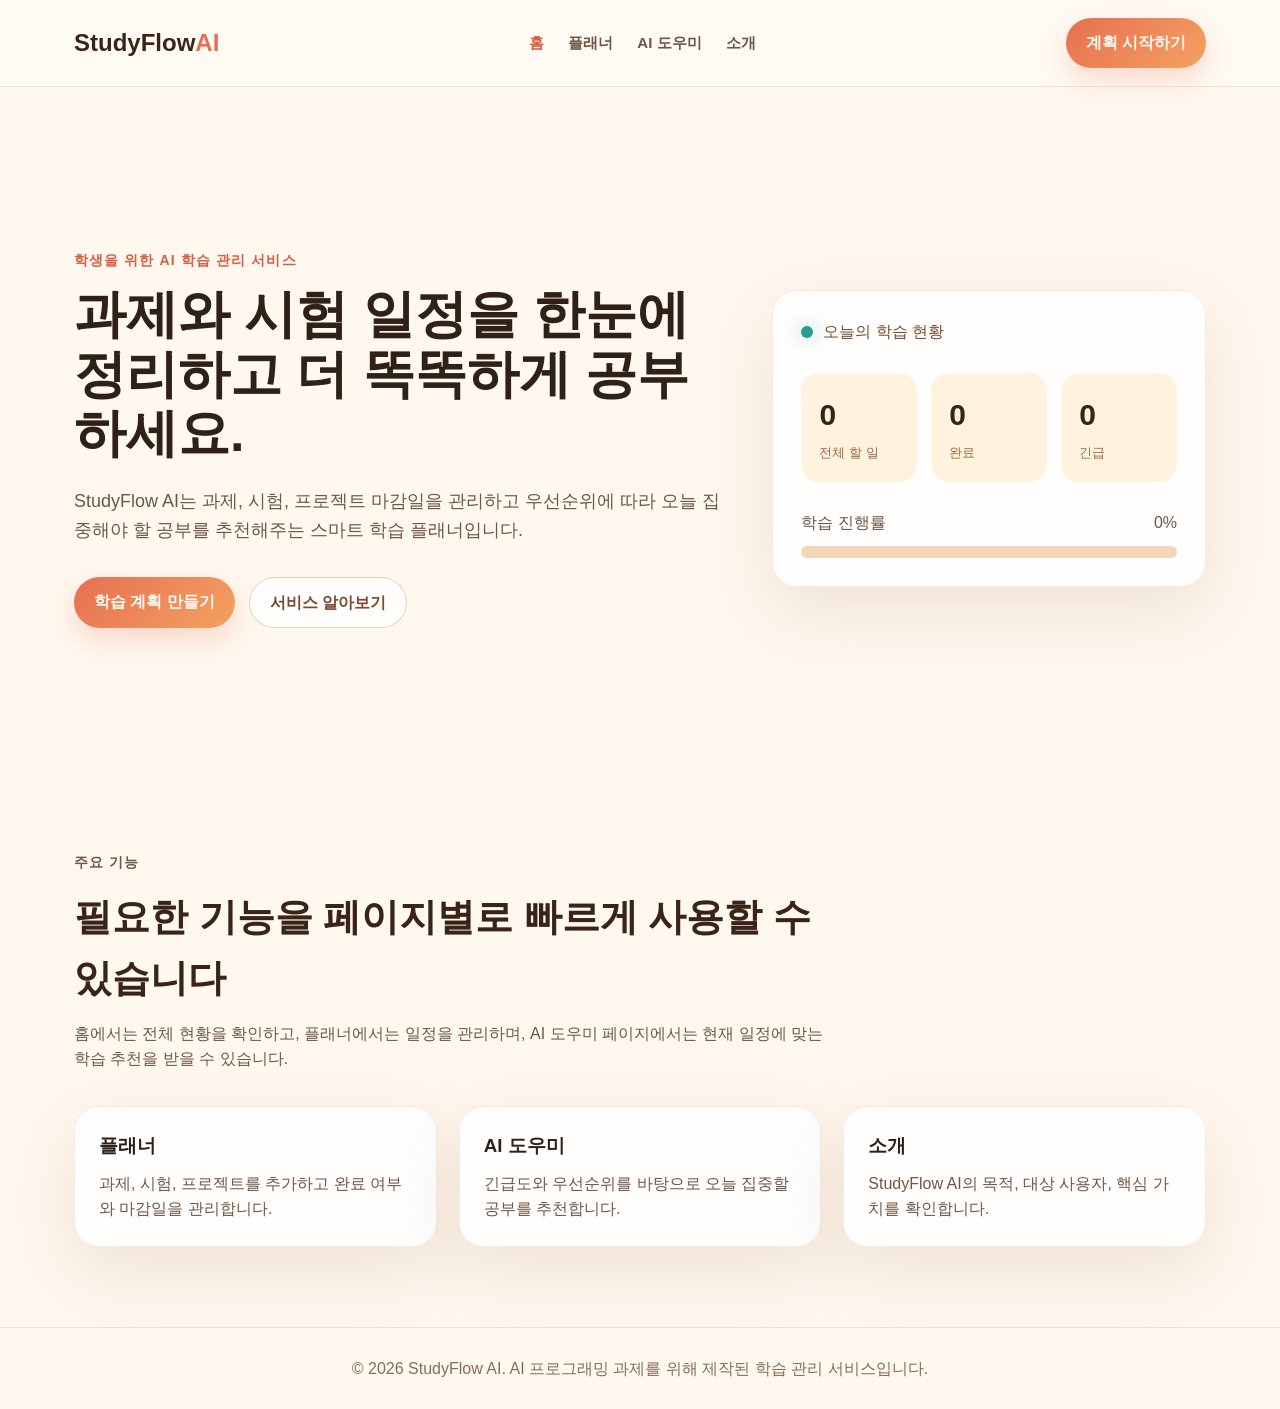
<file: index.html>
<!DOCTYPE html>
<html lang="ko">
<head>
  <meta charset="UTF-8" />
  <meta name="viewport" content="width=device-width, initial-scale=1.0" />
  <title>StudyFlow AI | 스마트 학습 플래너</title>
  <link rel="stylesheet" href="style.css?v=warm-20260607" />
</head>
<body>
  <header class="site-header">
    <nav class="navbar" aria-label="주요 메뉴">
      <a href="index.html" class="logo">StudyFlow<span>AI</span></a>

      <button class="menu-toggle" id="menuToggle" type="button" aria-label="메뉴 열기">☰</button>

      <ul class="nav-links" id="navLinks">
        <li><a href="index.html" class="active" aria-current="page">홈</a></li>
        <li><a href="planner.html">플래너</a></li>
        <li><a href="assistant.html">AI 도우미</a></li>
        <li><a href="about.html">소개</a></li>
      </ul>

      <a href="planner.html" class="nav-button">계획 시작하기</a>
    </nav>
  </header>

  <main>
    <section class="hero-section">
      <div class="hero-content">
        <p class="eyebrow">학생을 위한 AI 학습 관리 서비스</p>
        <h1>과제와 시험 일정을 한눈에 정리하고 더 똑똑하게 공부하세요.</h1>
        <p class="hero-description">
          StudyFlow AI는 과제, 시험, 프로젝트 마감일을 관리하고 우선순위에 따라
          오늘 집중해야 할 공부를 추천해주는 스마트 학습 플래너입니다.
        </p>

        <div class="hero-actions">
          <a href="planner.html" class="primary-button">학습 계획 만들기</a>
          <a href="about.html" class="secondary-button">서비스 알아보기</a>
        </div>
      </div>

      <aside class="hero-card" aria-label="오늘의 학습 현황">
        <div class="card-header">
          <span class="status-dot"></span>
          <span>오늘의 학습 현황</span>
        </div>

        <div class="overview-grid">
          <div>
            <strong id="heroTotalTasks">0</strong>
            <span>전체 할 일</span>
          </div>
          <div>
            <strong id="heroCompletedTasks">0</strong>
            <span>완료</span>
          </div>
          <div>
            <strong id="heroUrgentTasks">0</strong>
            <span>긴급</span>
          </div>
        </div>

        <div class="mini-progress">
          <div class="mini-progress-label">
            <span>학습 진행률</span>
            <span id="heroProgressText">0%</span>
          </div>
          <div class="progress-track">
            <div class="progress-fill" id="heroProgressFill"></div>
          </div>
        </div>
      </aside>
    </section>

    <section class="section">
      <div class="section-heading">
        <p class="eyebrow">주요 기능</p>
        <h2>필요한 기능을 페이지별로 빠르게 사용할 수 있습니다</h2>
        <p>
          홈에서는 전체 현황을 확인하고, 플래너에서는 일정을 관리하며,
          AI 도우미 페이지에서는 현재 일정에 맞는 학습 추천을 받을 수 있습니다.
        </p>
      </div>

      <div class="tip-grid">
        <a class="tip-card" href="planner.html">
          <h3>플래너</h3>
          <p>과제, 시험, 프로젝트를 추가하고 완료 여부와 마감일을 관리합니다.</p>
        </a>
        <a class="tip-card" href="assistant.html">
          <h3>AI 도우미</h3>
          <p>긴급도와 우선순위를 바탕으로 오늘 집중할 공부를 추천합니다.</p>
        </a>
        <a class="tip-card" href="about.html">
          <h3>소개</h3>
          <p>StudyFlow AI의 목적, 대상 사용자, 핵심 가치를 확인합니다.</p>
        </a>
      </div>
    </section>
  </main>

  <footer class="site-footer">
    <p>© 2026 StudyFlow AI. AI 프로그래밍 과제를 위해 제작된 학습 관리 서비스입니다.</p>
  </footer>

  <script src="script.js"></script>
</body>
</html>
</file>
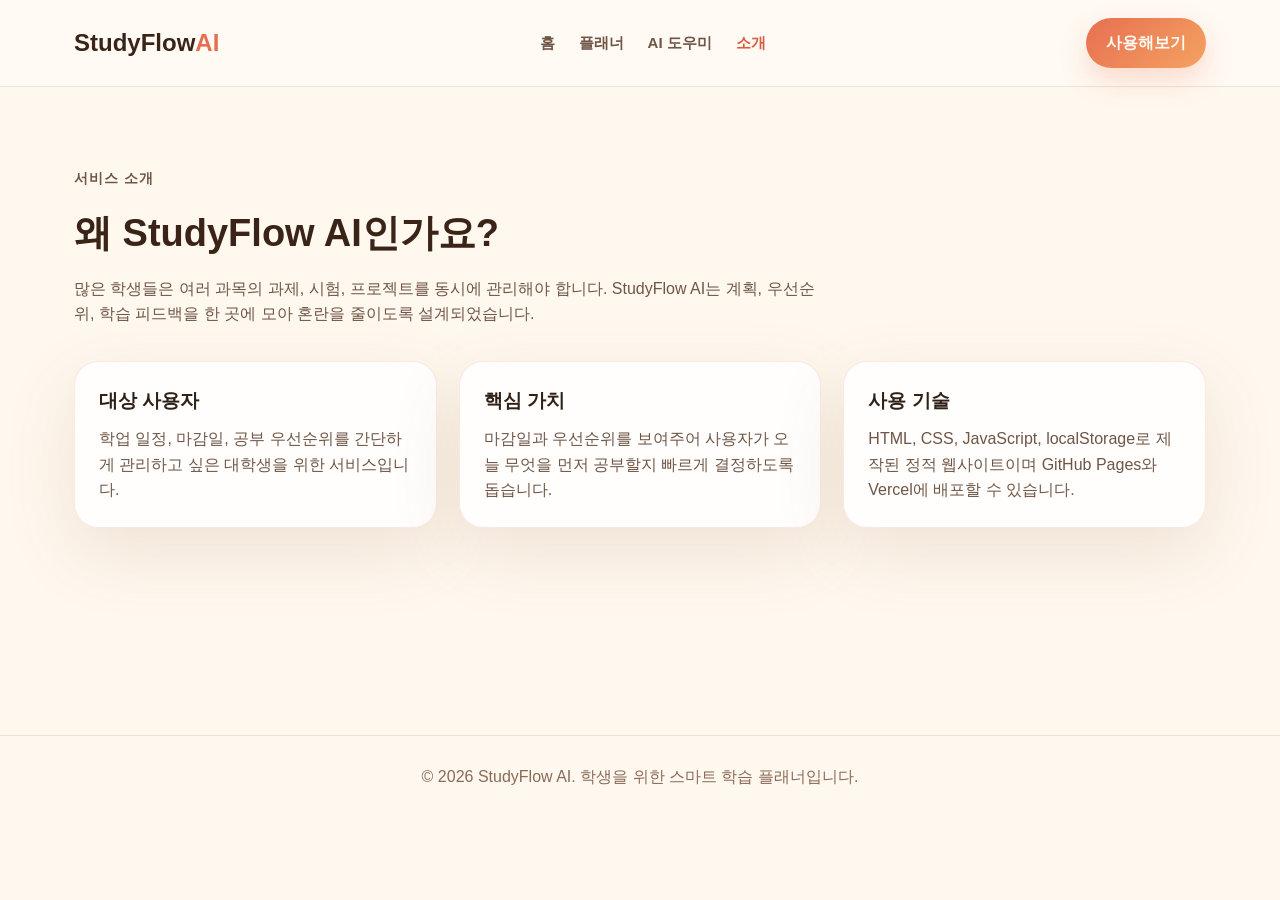
<file: about.html>
<!DOCTYPE html>
<html lang="ko">
<head>
  <meta charset="UTF-8" />
  <meta name="viewport" content="width=device-width, initial-scale=1.0" />
  <title>소개 | StudyFlow AI</title>
  <link rel="stylesheet" href="style.css?v=warm-20260607" />
</head>
<body>
  <header class="site-header">
    <nav class="navbar" aria-label="주요 메뉴">
      <a href="index.html" class="logo">StudyFlow<span>AI</span></a>

      <button class="menu-toggle" id="menuToggle" type="button" aria-label="메뉴 열기">☰</button>

      <ul class="nav-links" id="navLinks">
        <li><a href="index.html">홈</a></li>
        <li><a href="planner.html">플래너</a></li>
        <li><a href="assistant.html">AI 도우미</a></li>
        <li><a href="about.html" class="active" aria-current="page">소개</a></li>
      </ul>

      <a href="planner.html" class="nav-button">사용해보기</a>
    </nav>
  </header>

  <main>
    <section class="section about-section page-section">
      <div class="section-heading">
        <p class="eyebrow">서비스 소개</p>
        <h2>왜 StudyFlow AI인가요?</h2>
        <p>
          많은 학생들은 여러 과목의 과제, 시험, 프로젝트를 동시에 관리해야 합니다.
          StudyFlow AI는 계획, 우선순위, 학습 피드백을 한 곳에 모아 혼란을 줄이도록 설계되었습니다.
        </p>
      </div>

      <div class="about-grid">
        <div class="about-card">
          <h3>대상 사용자</h3>
          <p>학업 일정, 마감일, 공부 우선순위를 간단하게 관리하고 싶은 대학생을 위한 서비스입니다.</p>
        </div>
        <div class="about-card">
          <h3>핵심 가치</h3>
          <p>마감일과 우선순위를 보여주어 사용자가 오늘 무엇을 먼저 공부할지 빠르게 결정하도록 돕습니다.</p>
        </div>
        <div class="about-card">
          <h3>사용 기술</h3>
          <p>HTML, CSS, JavaScript, localStorage로 제작된 정적 웹사이트이며 GitHub Pages와 Vercel에 배포할 수 있습니다.</p>
        </div>
      </div>
    </section>
  </main>

  <footer class="site-footer">
    <p>© 2026 StudyFlow AI. 학생을 위한 스마트 학습 플래너입니다.</p>
  </footer>

  <script src="script.js"></script>
</body>
</html>
</file>
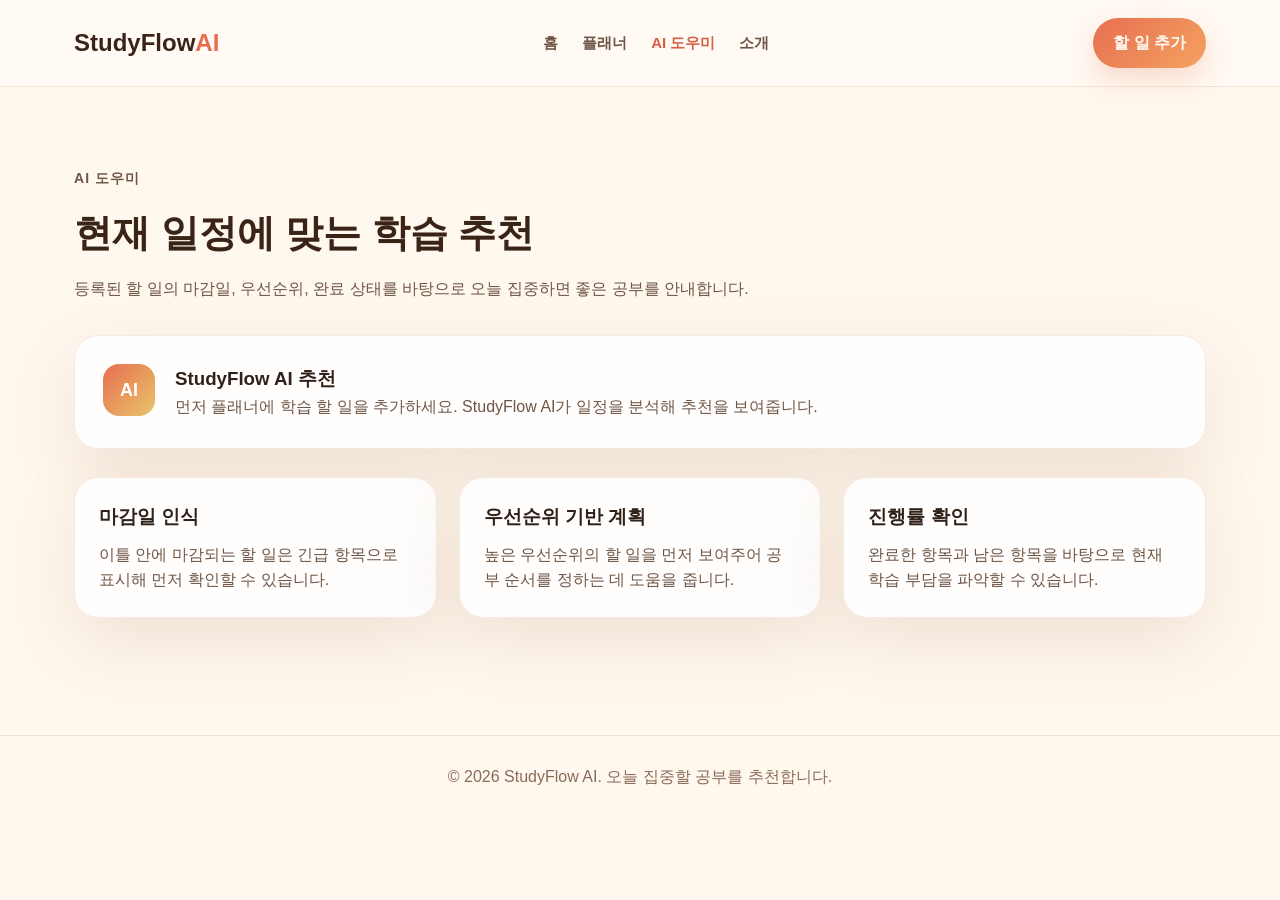
<file: assistant.html>
<!DOCTYPE html>
<html lang="ko">
<head>
  <meta charset="UTF-8" />
  <meta name="viewport" content="width=device-width, initial-scale=1.0" />
  <title>AI 도우미 | StudyFlow AI</title>
  <link rel="stylesheet" href="style.css?v=warm-20260607" />
</head>
<body>
  <header class="site-header">
    <nav class="navbar" aria-label="주요 메뉴">
      <a href="index.html" class="logo">StudyFlow<span>AI</span></a>

      <button class="menu-toggle" id="menuToggle" type="button" aria-label="메뉴 열기">☰</button>

      <ul class="nav-links" id="navLinks">
        <li><a href="index.html">홈</a></li>
        <li><a href="planner.html">플래너</a></li>
        <li><a href="assistant.html" class="active" aria-current="page">AI 도우미</a></li>
        <li><a href="about.html">소개</a></li>
      </ul>

      <a href="planner.html" class="nav-button">할 일 추가</a>
    </nav>
  </header>

  <main>
    <section class="section assistant-section page-section">
      <div class="section-heading">
        <p class="eyebrow">AI 도우미</p>
        <h2>현재 일정에 맞는 학습 추천</h2>
        <p>
          등록된 할 일의 마감일, 우선순위, 완료 상태를 바탕으로
          오늘 집중하면 좋은 공부를 안내합니다.
        </p>
      </div>

      <div class="assistant-card">
        <div class="assistant-icon" aria-hidden="true">AI</div>
        <div>
          <h3>StudyFlow AI 추천</h3>
          <p id="aiRecommendation">
            먼저 플래너에 학습 할 일을 추가하세요. StudyFlow AI가 일정을 분석해 추천을 보여줍니다.
          </p>
        </div>
      </div>

      <div class="tip-grid">
        <div class="tip-card">
          <h3>마감일 인식</h3>
          <p>이틀 안에 마감되는 할 일은 긴급 항목으로 표시해 먼저 확인할 수 있습니다.</p>
        </div>
        <div class="tip-card">
          <h3>우선순위 기반 계획</h3>
          <p>높은 우선순위의 할 일을 먼저 보여주어 공부 순서를 정하는 데 도움을 줍니다.</p>
        </div>
        <div class="tip-card">
          <h3>진행률 확인</h3>
          <p>완료한 항목과 남은 항목을 바탕으로 현재 학습 부담을 파악할 수 있습니다.</p>
        </div>
      </div>
    </section>
  </main>

  <footer class="site-footer">
    <p>© 2026 StudyFlow AI. 오늘 집중할 공부를 추천합니다.</p>
  </footer>

  <script src="script.js"></script>
</body>
</html>
</file>
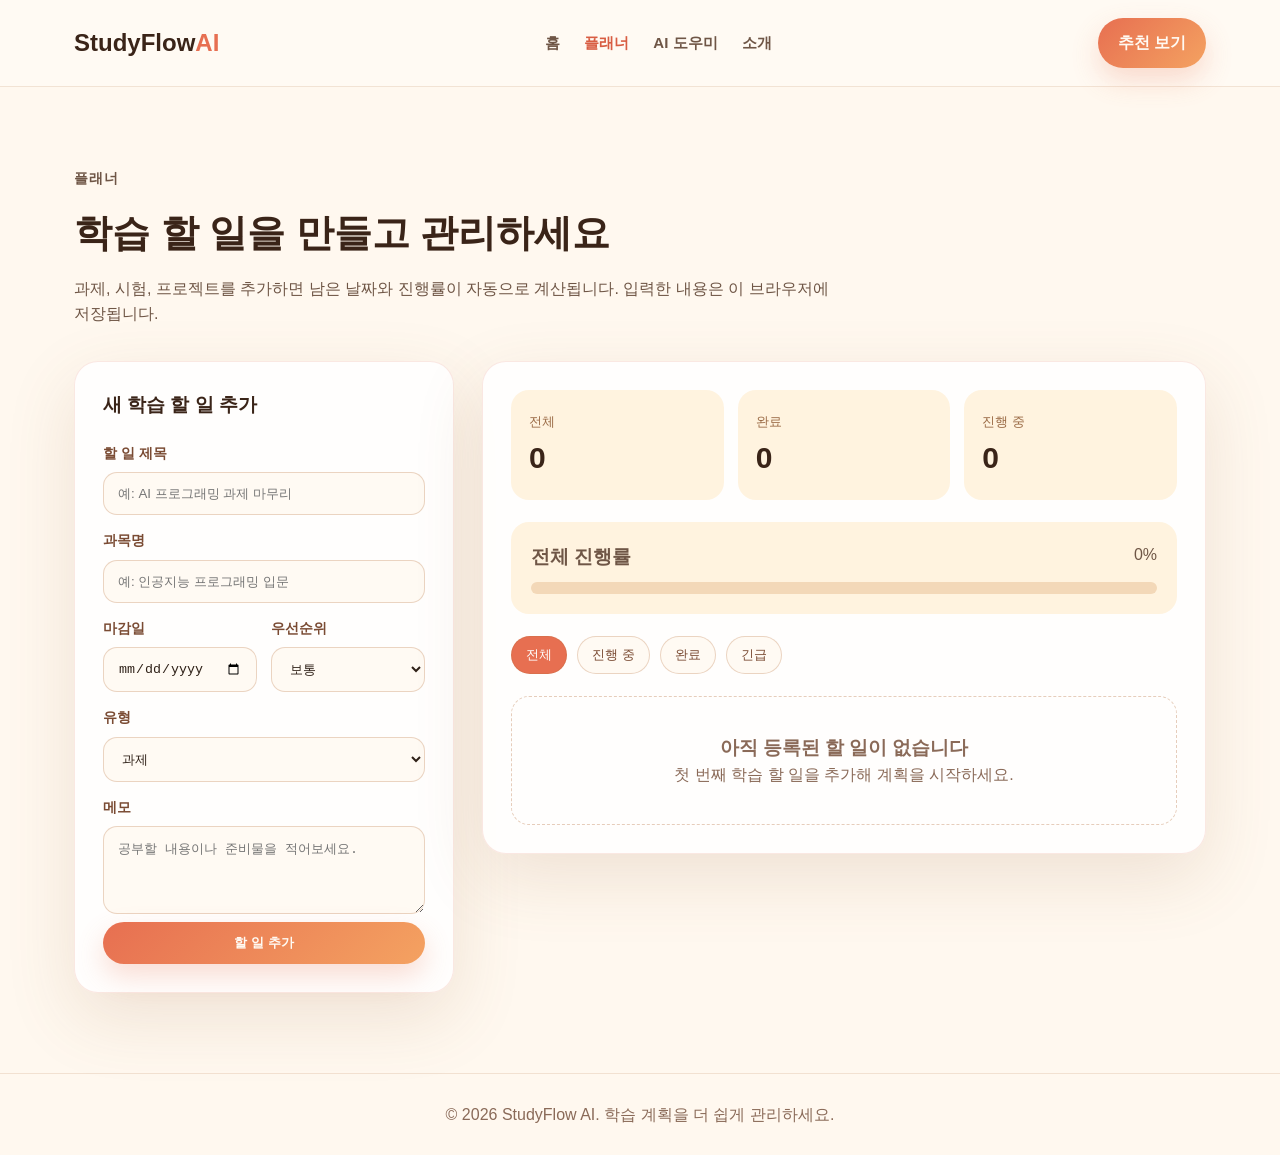
<file: planner.html>
<!DOCTYPE html>
<html lang="ko">
<head>
  <meta charset="UTF-8" />
  <meta name="viewport" content="width=device-width, initial-scale=1.0" />
  <title>플래너 | StudyFlow AI</title>
  <link rel="stylesheet" href="style.css?v=warm-20260607" />
</head>
<body>
  <header class="site-header">
    <nav class="navbar" aria-label="주요 메뉴">
      <a href="index.html" class="logo">StudyFlow<span>AI</span></a>

      <button class="menu-toggle" id="menuToggle" type="button" aria-label="메뉴 열기">☰</button>

      <ul class="nav-links" id="navLinks">
        <li><a href="index.html">홈</a></li>
        <li><a href="planner.html" class="active" aria-current="page">플래너</a></li>
        <li><a href="assistant.html">AI 도우미</a></li>
        <li><a href="about.html">소개</a></li>
      </ul>

      <a href="assistant.html" class="nav-button">추천 보기</a>
    </nav>
  </header>

  <main>
    <section class="section planner-section page-section">
      <div class="section-heading">
        <p class="eyebrow">플래너</p>
        <h2>학습 할 일을 만들고 관리하세요</h2>
        <p>
          과제, 시험, 프로젝트를 추가하면 남은 날짜와 진행률이 자동으로 계산됩니다.
          입력한 내용은 이 브라우저에 저장됩니다.
        </p>
      </div>

      <div class="planner-layout">
        <form class="task-form" id="taskForm">
          <h3>새 학습 할 일 추가</h3>

          <label for="taskTitle">할 일 제목</label>
          <input id="taskTitle" type="text" placeholder="예: AI 프로그래밍 과제 마무리" required />

          <label for="subjectName">과목명</label>
          <input id="subjectName" type="text" placeholder="예: 인공지능 프로그래밍 입문" required />

          <div class="form-row">
            <div>
              <label for="dueDate">마감일</label>
              <input id="dueDate" type="date" required />
            </div>
            <div>
              <label for="priority">우선순위</label>
              <select id="priority" required>
                <option value="High">높음</option>
                <option value="Medium" selected>보통</option>
                <option value="Low">낮음</option>
              </select>
            </div>
          </div>

          <label for="taskType">유형</label>
          <select id="taskType" required>
            <option value="Assignment">과제</option>
            <option value="Exam">시험</option>
            <option value="Project">프로젝트</option>
            <option value="Review">복습</option>
          </select>

          <label for="taskNote">메모</label>
          <textarea id="taskNote" rows="4" placeholder="공부할 내용이나 준비물을 적어보세요."></textarea>

          <button type="submit" class="primary-button full-width">할 일 추가</button>
        </form>

        <section class="task-dashboard" aria-label="학습 할 일 현황">
          <div class="dashboard-summary">
            <div class="summary-card">
              <span>전체</span>
              <strong id="totalTasks">0</strong>
            </div>
            <div class="summary-card">
              <span>완료</span>
              <strong id="completedTasks">0</strong>
            </div>
            <div class="summary-card">
              <span>진행 중</span>
              <strong id="pendingTasks">0</strong>
            </div>
          </div>

          <div class="progress-panel">
            <div class="progress-title">
              <h3>전체 진행률</h3>
              <span id="progressPercentage">0%</span>
            </div>
            <div class="progress-track">
              <div class="progress-fill" id="progressFill"></div>
            </div>
          </div>

          <div class="filter-bar" aria-label="할 일 필터">
            <button class="filter-button active" type="button" data-filter="all">전체</button>
            <button class="filter-button" type="button" data-filter="pending">진행 중</button>
            <button class="filter-button" type="button" data-filter="completed">완료</button>
            <button class="filter-button" type="button" data-filter="urgent">긴급</button>
          </div>

          <div class="task-list" id="taskList">
            <div class="empty-state" id="emptyState">
              <h3>아직 등록된 할 일이 없습니다</h3>
              <p>첫 번째 학습 할 일을 추가해 계획을 시작하세요.</p>
            </div>
          </div>
        </section>
      </div>
    </section>
  </main>

  <footer class="site-footer">
    <p>© 2026 StudyFlow AI. 학습 계획을 더 쉽게 관리하세요.</p>
  </footer>

  <script src="script.js"></script>
</body>
</html>
</file>
<file: style.css>
/* Base */
* {
  box-sizing: border-box;
  margin: 0;
  padding: 0;
}

html {
  scroll-behavior: smooth;
}

body {
  background: #fff8ef;
  color: #2f2118;
  font-family: Arial, sans-serif;
  line-height: 1.6;
}

a {
  color: inherit;
  text-decoration: none;
}

/* Header */
.site-header {
  position: sticky;
  top: 0;
  z-index: 100;
  background: rgba(255, 250, 243, 0.92);
  border-bottom: 1px solid rgba(180, 121, 74, 0.18);
  backdrop-filter: blur(12px);
}

.navbar {
  max-width: 1180px;
  margin: 0 auto;
  padding: 18px 24px;
  display: flex;
  align-items: center;
  justify-content: space-between;
}

.logo {
  color: #3a2418;
  font-size: 24px;
  font-weight: 800;
}

.logo span {
  color: #e76f51;
}

.nav-links {
  display: flex;
  gap: 24px;
  list-style: none;
}

.nav-links a {
  color: #6f5646;
  font-size: 15px;
  font-weight: 700;
}

.nav-links a:hover,
.nav-links a.active {
  color: #d85d42;
}

.menu-toggle {
  display: none;
  background: none;
  border: none;
  color: #4a2f22;
  cursor: pointer;
  font-size: 26px;
}

/* Buttons */
.nav-button,
.primary-button,
.secondary-button {
  display: inline-block;
  padding: 12px 20px;
  border: none;
  border-radius: 999px;
  cursor: pointer;
  font-weight: 700;
}

.nav-button,
.primary-button {
  background: linear-gradient(135deg, #e76f51, #f4a261);
  color: #fffaf3;
  box-shadow: 0 12px 28px rgba(231, 111, 81, 0.24);
}

.secondary-button {
  border: 1px solid rgba(183, 112, 61, 0.32);
  background: rgba(255, 255, 255, 0.72);
  color: #7a4b33;
}

.full-width {
  width: 100%;
}

.small-button {
  padding: 8px 12px;
  border: none;
  border-radius: 999px;
  background: #8d6e63;
  color: white;
  cursor: pointer;
}

.small-button.complete {
  background: #2a9d8f;
}

.small-button.delete {
  background: #c8553d;
}

/* Layout */
.section {
  max-width: 1180px;
  margin: 0 auto;
  padding: 80px 24px;
}

.page-section {
  min-height: 72vh;
}

.section-heading {
  max-width: 760px;
  margin-bottom: 34px;
}

.section-heading h2 {
  margin-bottom: 12px;
  color: #3a2418;
  font-size: 38px;
}

.section-heading p,
.hero-description,
.assistant-card p,
.tip-card p,
.about-card p {
  color: #6f5646;
}

.eyebrow {
  margin-bottom: 14px;
  color: #d85d42;
  font-size: 14px;
  font-weight: 800;
  letter-spacing: 0.08em;
  text-transform: uppercase;
}

/* Home */
.hero-section {
  max-width: 1180px;
  min-height: 76vh;
  margin: 0 auto;
  padding: 90px 24px 70px;
  display: grid;
  grid-template-columns: 1.2fr 0.8fr;
  gap: 48px;
  align-items: center;
}

.hero-content h1 {
  margin-bottom: 24px;
  color: #2f2118;
  font-size: 52px;
  line-height: 1.14;
}

.hero-description {
  max-width: 680px;
  margin-bottom: 32px;
  font-size: 18px;
}

.hero-actions {
  display: flex;
  flex-wrap: wrap;
  gap: 14px;
}

.hero-card,
.task-form,
.task-dashboard,
.assistant-card,
.tip-card,
.about-card {
  background: rgba(255, 255, 255, 0.86);
  border: 1px solid rgba(216, 93, 66, 0.14);
  border-radius: 24px;
  box-shadow: 0 24px 70px rgba(143, 91, 52, 0.14);
}

.hero-card {
  padding: 28px;
}

.card-header {
  margin-bottom: 28px;
  display: flex;
  align-items: center;
  gap: 10px;
  color: #7a4b33;
}

.status-dot {
  width: 12px;
  height: 12px;
  border-radius: 50%;
  background: #2a9d8f;
  box-shadow: 0 0 18px rgba(42, 157, 143, 0.55);
}

.overview-grid,
.dashboard-summary {
  display: grid;
  grid-template-columns: repeat(3, 1fr);
  gap: 14px;
}

.overview-grid {
  margin-bottom: 28px;
}

.overview-grid div,
.summary-card,
.progress-panel {
  background: #fff3df;
  border-radius: 18px;
}

.overview-grid div,
.summary-card {
  padding: 18px;
}

.overview-grid strong,
.summary-card strong {
  display: block;
  color: #3a2418;
  font-size: 30px;
}

.overview-grid span,
.summary-card span {
  color: #9a6a45;
  font-size: 13px;
}

.mini-progress-label,
.progress-title {
  margin-bottom: 10px;
  display: flex;
  justify-content: space-between;
  color: #6f5646;
}

.progress-track {
  width: 100%;
  height: 12px;
  overflow: hidden;
  background: #f3d8b8;
  border-radius: 999px;
}

.progress-fill {
  width: 0%;
  height: 100%;
  background: linear-gradient(135deg, #2a9d8f, #e9c46a);
  border-radius: 999px;
  transition: width 0.3s ease;
}

/* Planner */
.planner-layout {
  display: grid;
  grid-template-columns: 380px 1fr;
  gap: 28px;
  align-items: start;
}

.task-form,
.task-dashboard {
  padding: 28px;
}

.task-form h3 {
  margin-bottom: 22px;
  color: #3a2418;
}

label {
  display: block;
  margin: 14px 0 8px;
  color: #7a4b33;
  font-size: 14px;
  font-weight: 700;
}

input,
select,
textarea {
  width: 100%;
  padding: 13px 14px;
  border: 1px solid rgba(183, 112, 61, 0.28);
  border-radius: 14px;
  background: #fffaf3;
  color: #2f2118;
  outline: none;
}

input:focus,
select:focus,
textarea:focus {
  border-color: #e76f51;
  box-shadow: 0 0 0 3px rgba(231, 111, 81, 0.12);
}

.form-row {
  display: grid;
  grid-template-columns: 1fr 1fr;
  gap: 14px;
}

.dashboard-summary,
.progress-panel,
.filter-bar {
  margin-bottom: 22px;
}

.progress-panel {
  padding: 20px;
}

.filter-bar,
.badge-row,
.task-actions {
  display: flex;
  flex-wrap: wrap;
  gap: 10px;
}

.filter-button {
  padding: 9px 14px;
  border: 1px solid rgba(183, 112, 61, 0.28);
  border-radius: 999px;
  background: #fffaf3;
  color: #7a4b33;
  cursor: pointer;
}

.filter-button.active,
.filter-button:hover {
  background: #e76f51;
  color: white;
}

.task-list {
  display: grid;
  gap: 14px;
}

.task-card {
  padding: 18px;
  background: #fffaf3;
  border: 1px solid rgba(216, 93, 66, 0.14);
  border-radius: 18px;
}

.task-card.completed {
  opacity: 0.68;
}

.task-card.completed h3 {
  text-decoration: line-through;
}

.task-top {
  margin-bottom: 10px;
  display: flex;
  justify-content: space-between;
  align-items: start;
  gap: 12px;
}

.task-meta {
  margin-bottom: 12px;
  color: #8a6a58;
  font-size: 14px;
}

.badge-row {
  margin-bottom: 12px;
  gap: 8px;
}

.badge {
  padding: 5px 10px;
  border-radius: 999px;
  font-size: 12px;
  font-weight: 700;
}

.badge.high {
  background: #ffe0d6;
  color: #b33b2f;
}

.badge.medium {
  background: #fff0c2;
  color: #8a5b00;
}

.badge.low {
  background: #dff5eb;
  color: #24745d;
}

.badge.urgent {
  background: #ffd8b8;
  color: #a04a12;
}

.empty-state {
  padding: 36px 20px;
  border: 1px dashed rgba(183, 112, 61, 0.34);
  border-radius: 18px;
  color: #8a6a58;
  text-align: center;
}

/* Assistant and About */
.assistant-card {
  margin-bottom: 28px;
  padding: 28px;
  display: flex;
  align-items: flex-start;
  gap: 20px;
}

.assistant-icon {
  width: 52px;
  height: 52px;
  border-radius: 16px;
  display: grid;
  place-items: center;
  flex: 0 0 auto;
  background: linear-gradient(135deg, #e76f51, #e9c46a);
  color: white;
  font-size: 18px;
  font-weight: 800;
}

.tip-grid,
.about-grid {
  display: grid;
  grid-template-columns: repeat(3, 1fr);
  gap: 22px;
}

.tip-card,
.about-card {
  padding: 24px;
}

.tip-card p,
.about-card p {
  margin-top: 10px;
}

.site-footer {
  padding: 28px 20px;
  border-top: 1px solid rgba(180, 121, 74, 0.18);
  color: #8a6a58;
  text-align: center;
}

/* Responsive */
@media (max-width: 900px) {
  .hero-section,
  .planner-layout,
  .tip-grid,
  .about-grid {
    grid-template-columns: 1fr;
  }

  .hero-content h1 {
    font-size: 42px;
  }

  .nav-button {
    display: none;
  }

  .menu-toggle {
    display: block;
  }

  .nav-links {
    position: absolute;
    top: 68px;
    right: 24px;
    left: 24px;
    display: none;
    flex-direction: column;
    padding: 20px;
    background: #fffaf3;
    border: 1px solid rgba(180, 121, 74, 0.18);
    border-radius: 18px;
    box-shadow: 0 18px 40px rgba(143, 91, 52, 0.14);
  }

  .nav-links.show {
    display: flex;
  }
}

@media (max-width: 560px) {
  .overview-grid,
  .dashboard-summary,
  .form-row {
    grid-template-columns: 1fr;
  }

  .hero-content h1 {
    font-size: 34px;
  }

  .section-heading h2 {
    font-size: 30px;
  }
}
</file>
